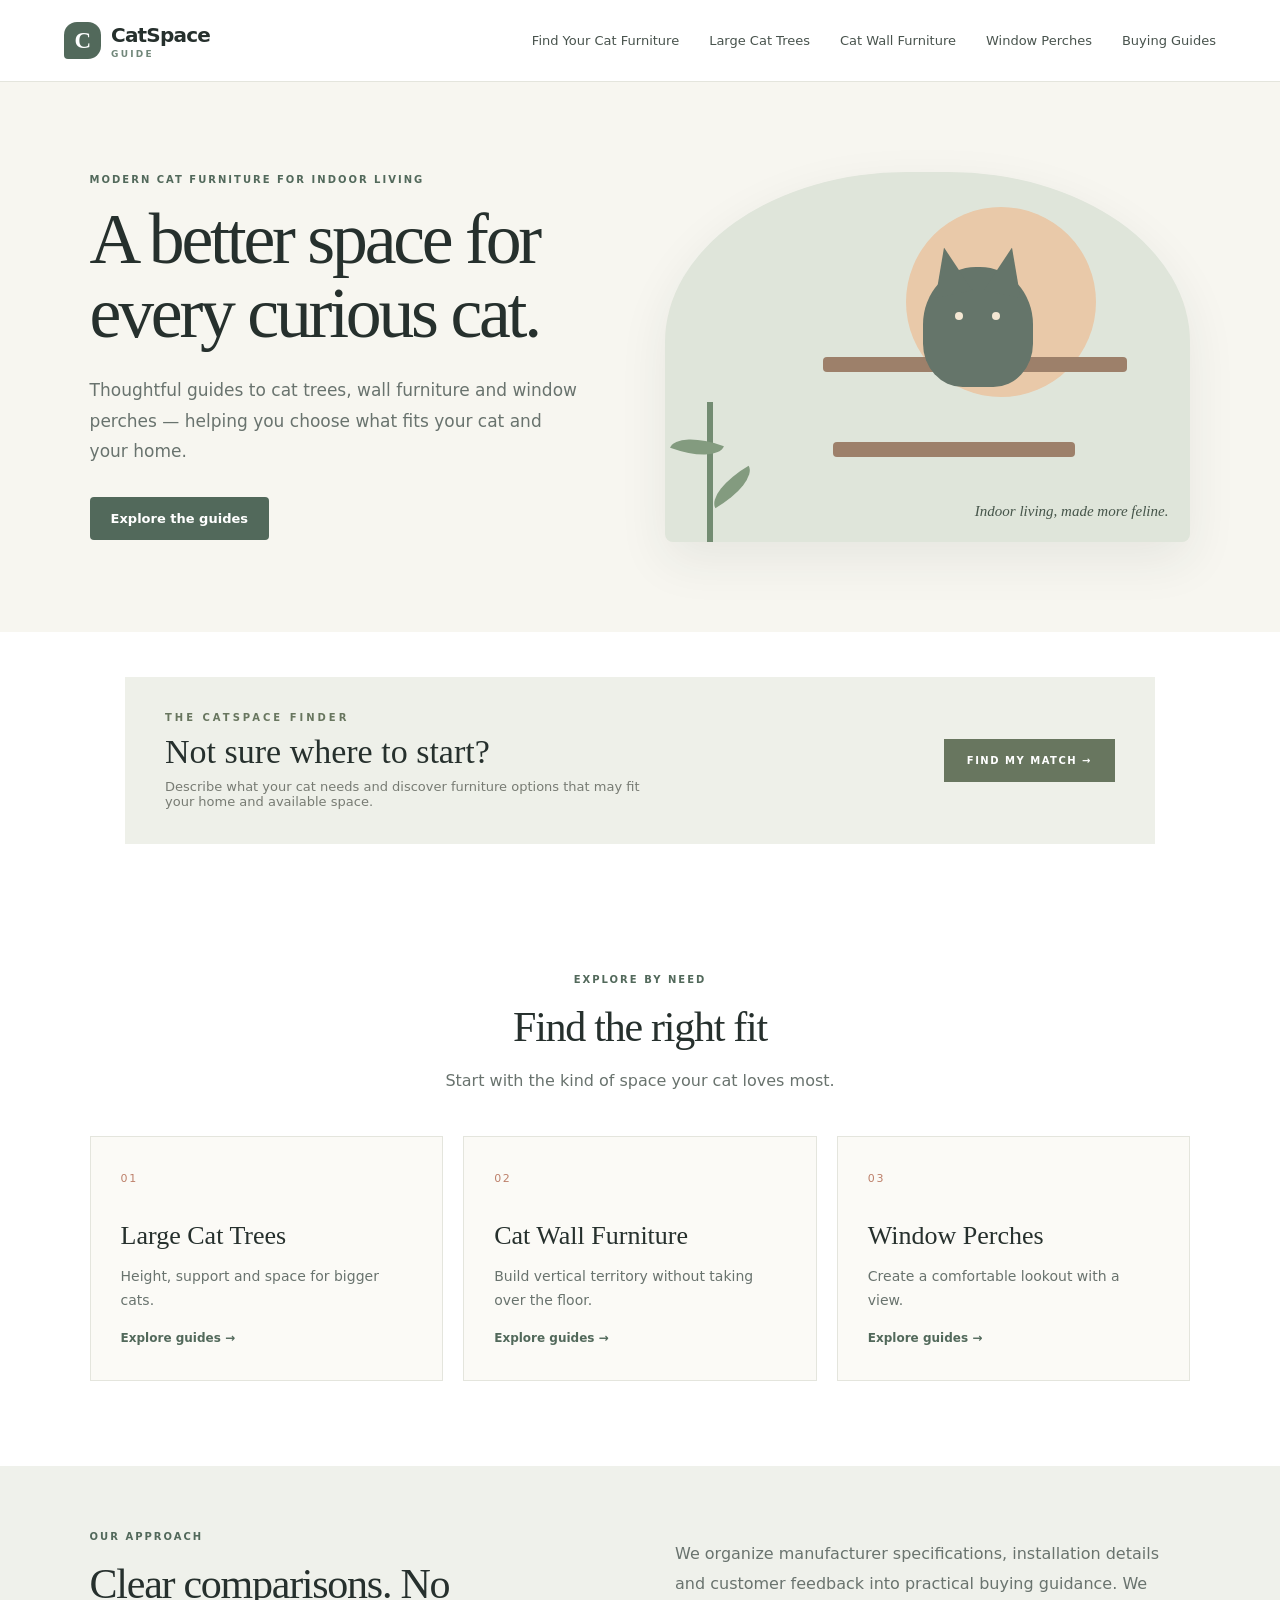
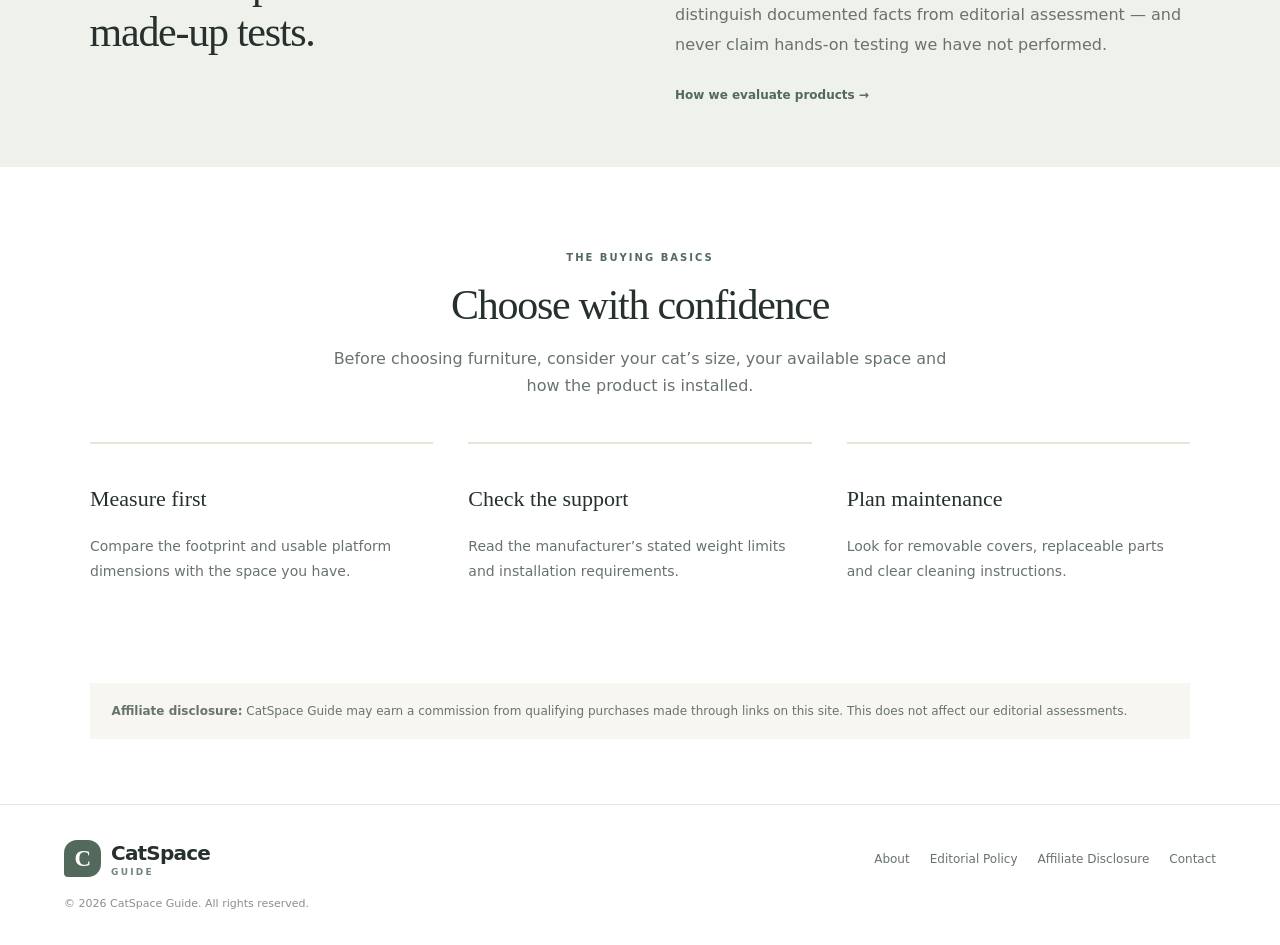
<file: index.html>
<!doctype html>
<html lang="en">
<head>
  <meta charset="utf-8">
  <meta name="viewport" content="width=device-width, initial-scale=1">
  <meta name="description" content="Find indoor cat furniture for large cats, small spaces, walls and windows. Compare features and make informed choices with CatSpace Guide.">
  <title>CatSpace Guide | Modern Cat Furniture for Indoor Living</title>
  <link rel="canonical" href="https://catspace-6mk.pages.dev/">
  <link rel="stylesheet" href="/assets/site.css">
  <style>
    .finder-invitation {
      max-width: 1080px;
      margin: 0 auto;
      padding: 45px 25px;
    }

    .finder-invitation-inner {
      background: #eef0e9;
      padding: 35px 40px;
      display: flex;
      justify-content: space-between;
      align-items: center;
      gap: 25px;
    }

    .finder-invitation .eyebrow {
      color: #68765f;
      font-size: 10px;
      letter-spacing: 3px;
      font-weight: 700;
      margin: 0 0 10px;
    }

    .finder-invitation h2 {
      font-family: Georgia, "Times New Roman", serif;
      font-size: clamp(25px, 4vw, 34px);
      font-weight: 400;
      margin: 0 0 8px;
    }

    .finder-invitation p:not(.eyebrow) {
      color: #777b73;
      font-size: 13px;
      margin: 0;
      max-width: 500px;
    }

    .finder-invitation-link {
      display: inline-block;
      flex-shrink: 0;
      padding: 16px 23px;
      background: #68765f;
      color: white;
      font-size: 10px;
      font-weight: 700;
      letter-spacing: 1.5px;
      text-decoration: none;
      transition: background .2s;
    }

    .finder-invitation-link:hover {
      background: #4d5b45;
    }

    @media (max-width: 650px) {
      .finder-invitation {
        padding: 25px 17px;
      }

      .finder-invitation-inner {
        padding: 27px 22px;
        align-items: flex-start;
        flex-direction: column;
      }
    }
  </style>
</head>

<body>
  <header class="site-header">
    <a class="brand" href="/" aria-label="CatSpace Guide home">
      <span class="brand-mark">C</span>
      <span>CatSpace <small>GUIDE</small></span>
    </a>

    <button class="menu-toggle" aria-expanded="false" aria-controls="main-nav">
      Menu
    </button>

    <nav id="main-nav" class="main-nav">
      <a href="/find/">Find Your Cat Furniture</a>
      <a href="/large-cat-trees/">Large Cat Trees</a>
      <a href="/cat-wall-furniture/">Cat Wall Furniture</a>
      <a href="/window-perches/">Window Perches</a>
      <a href="/buying-guides/">Buying Guides</a>
    </nav>
  </header>

  <main>
    <section class="hero">
      <div class="hero-copy">
        <p class="eyebrow">MODERN CAT FURNITURE FOR INDOOR LIVING</p>
        <h1>A better space for every curious cat.</h1>
        <p class="lead">
          Thoughtful guides to cat trees, wall furniture and window perches —
          helping you choose what fits your cat and your home.
        </p>
        <a class="button" href="#categories">Explore the guides</a>
      </div>

      <div class="hero-art" aria-label="Illustration of a cat resting on indoor furniture">
        <div class="sun"></div>
        <div class="plant plant-one"></div>
        <div class="shelf shelf-one"></div>
        <div class="shelf shelf-two"></div>
        <div class="cat-shape"><i></i></div>
        <div class="art-caption">Indoor living, made more feline.</div>
      </div>
    </section>

    <section class="finder-invitation">
      <div class="finder-invitation-inner">
        <div>
          <p class="eyebrow">THE CATSPACE FINDER</p>
          <h2>Not sure where to start?</h2>
          <p>
            Describe what your cat needs and discover furniture options
            that may fit your home and available space.
          </p>
        </div>
        <a class="finder-invitation-link" href="/find/">
          FIND MY MATCH →
        </a>
      </div>
    </section>

    <section id="categories" class="section">
      <div class="section-heading">
        <p class="eyebrow">EXPLORE BY NEED</p>
        <h2>Find the right fit</h2>
        <p>Start with the kind of space your cat loves most.</p>
      </div>

      <div class="category-grid">
        <a class="category-card" href="/large-cat-trees/">
          <span class="category-number">01</span>
          <h3>Large Cat Trees</h3>
          <p>Height, support and space for bigger cats.</p>
          <span class="text-link">Explore guides →</span>
        </a>

        <a class="category-card" href="/cat-wall-furniture/">
          <span class="category-number">02</span>
          <h3>Cat Wall Furniture</h3>
          <p>Build vertical territory without taking over the floor.</p>
          <span class="text-link">Explore guides →</span>
        </a>

        <a class="category-card" href="/window-perches/">
          <span class="category-number">03</span>
          <h3>Window Perches</h3>
          <p>Create a comfortable lookout with a view.</p>
          <span class="text-link">Explore guides →</span>
        </a>
      </div>
    </section>

    <section class="editorial-band">
      <div>
        <p class="eyebrow">OUR APPROACH</p>
        <h2>Clear comparisons. No made-up tests.</h2>
      </div>
      <p>
        We organize manufacturer specifications, installation details
        and customer feedback into practical buying guidance. We distinguish
        documented facts from editorial assessment — and never claim
        hands-on testing we have not performed.
      </p>
      <a class="text-link" href="/how-we-evaluate/">
        How we evaluate products →
      </a>
    </section>

    <section class="section latest">
      <div class="section-heading">
        <p class="eyebrow">THE BUYING BASICS</p>
        <h2>Choose with confidence</h2>
        <p>
          Before choosing furniture, consider your cat’s size,
          your available space and how the product is installed.
        </p>
      </div>

      <div class="info-grid">
        <article>
          <h3>Measure first</h3>
          <p>
            Compare the footprint and usable platform dimensions
            with the space you have.
          </p>
        </article>

        <article>
          <h3>Check the support</h3>
          <p>
            Read the manufacturer’s stated weight limits
            and installation requirements.
          </p>
        </article>

        <article>
          <h3>Plan maintenance</h3>
          <p>
            Look for removable covers, replaceable parts
            and clear cleaning instructions.
          </p>
        </article>
      </div>
    </section>

    <section class="disclosure">
      <strong>Affiliate disclosure:</strong>
      CatSpace Guide may earn a commission from qualifying purchases
      made through links on this site. This does not affect our editorial assessments.
    </section>
  </main>

  <footer class="site-footer">
    <a class="brand" href="/">
      <span class="brand-mark">C</span>
      <span>CatSpace <small>GUIDE</small></span>
    </a>

    <div>
      <a href="/about/">About</a>
      <a href="/editorial-policy/">Editorial Policy</a>
      <a href="/affiliate-disclosure/">Affiliate Disclosure</a>
      <a href="/contact/">Contact</a>
    </div>

    <p>© <span id="year"></span> CatSpace Guide. All rights reserved.</p>
  </footer>

  <script src="/assets/site.js"></script>
</body>
</html>
</file>
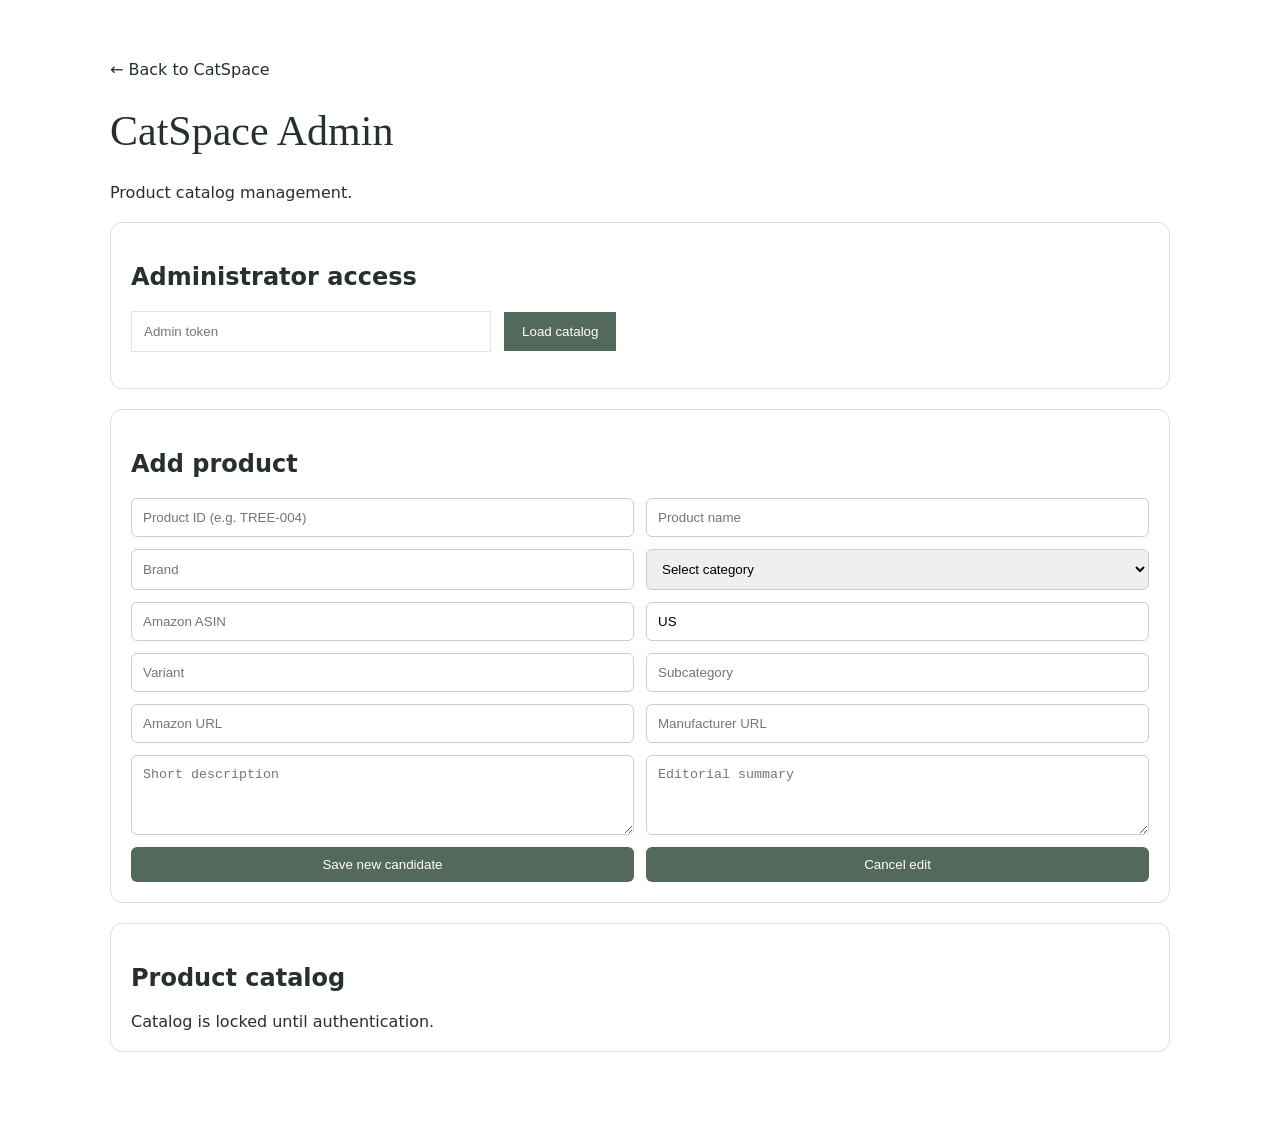
<file: admin/index.html>
<!doctype html>
<html lang="en">
<head>
  <meta charset="utf-8">
  <meta name="viewport" content="width=device-width, initial-scale=1">
  <title>CatSpace Admin</title>
  <link rel="stylesheet" href="/assets/site.css">
  <style>
    .admin-shell{max-width:1100px;margin:40px auto;padding:20px}
    .admin-box{background:#fff;padding:20px;margin:20px 0;border:1px solid #ddd;border-radius:12px}
    .admin-form{display:grid;grid-template-columns:repeat(2,minmax(0,1fr));gap:12px}
    .admin-form input,.admin-form select,.admin-form textarea{width:100%;padding:11px;border:1px solid #ccc;border-radius:6px}
    .admin-form textarea{min-height:80px}
    .admin-form button,.action-button{padding:10px 14px;border:0;border-radius:6px;cursor:pointer}
    .admin-table-wrap{overflow-x:auto}
    .admin-table{width:100%;border-collapse:collapse}
    .admin-table th,.admin-table td{padding:10px;border-bottom:1px solid #ddd;text-align:left}
    .actions{display:flex;flex-wrap:wrap;gap:6px}
    .actions button{padding:7px;font-size:12px}
    .status{font-weight:600}
    @media(max-width:650px){.admin-form{grid-template-columns:1fr}}
  </style>
</head>
<body>
<main class="admin-shell">
  <a href="/">← Back to CatSpace</a>
  <h1>CatSpace Admin</h1>
  <p>Product catalog management.</p>

  <section class="admin-box">
    <h2>Administrator access</h2>
    <input id="token" type="password" autocomplete="current-password"
      placeholder="Admin token">
    <button id="load">Load catalog</button>
    <p id="message" role="status"></p>
  </section>

  <section class="admin-box">
    <h2 id="formTitle">Add product</h2>
    <form id="productForm" class="admin-form">
      <input name="product_id" placeholder="Product ID (e.g. TREE-004)" required>
      <input name="name" placeholder="Product name" required>
      <input name="brand" placeholder="Brand">
      <select name="category_id" required>
        <option value="">Select category</option>
        <option value="CAT-TREE">Large Cat Trees</option>
        <option value="CAT-WALL">Cat Wall Furniture</option>
        <option value="CAT-WINDOW">Window Perches</option>
      </select>
      <input name="asin" placeholder="Amazon ASIN">
      <input name="marketplace" value="US" placeholder="Marketplace">
      <input name="variant" placeholder="Variant">
      <input name="subcategory" placeholder="Subcategory">
      <input name="amazon_url" placeholder="Amazon URL">
      <input name="manufacturer_url" placeholder="Manufacturer URL">
      <textarea name="short_description" placeholder="Short description"></textarea>
      <textarea name="editorial_summary" placeholder="Editorial summary"></textarea>
      <button type="submit" id="saveButton">Save new candidate</button>
      <button type="button" id="cancelEdit">Cancel edit</button>
    </form>
  </section>

  <section class="admin-box">
    <h2>Product catalog</h2>
    <div class="admin-table-wrap" id="results">
      Catalog is locked until authentication.
    </div>
  </section>
</main>

<script>
const tokenInput = document.getElementById("token");
const message = document.getElementById("message");
const results = document.getElementById("results");
const form = document.getElementById("productForm");
const formTitle = document.getElementById("formTitle");
const saveButton = document.getElementById("saveButton");
let products = [];
let editingId = null;

function headers() {
  return {
    "Authorization": "Bearer " + tokenInput.value,
    "Content-Type": "application/json"
  };
}

function setMessage(text) {
  message.textContent = text;
}

function resetForm() {
  form.reset();
  form.elements.marketplace.value = "US";
  form.elements.product_id.disabled = false;
  editingId = null;
  formTitle.textContent = "Add product";
  saveButton.textContent = "Save new candidate";
}

function editProduct(id) {
  const product = products.find(p => p.product_id === id);
  if (!product) return;

  editingId = id;
  formTitle.textContent = "Edit product: " + id;
  saveButton.textContent = "Save changes";

  for (const field of form.elements) {
    if (field.name && product[field.name] !== undefined) {
      field.value = product[field.name] ?? "";
    }
  }

  form.elements.product_id.disabled = true;
  window.scrollTo({ top: 0, behavior: "smooth" });
}

async function updateProduct(id, changes) {
  const response = await fetch("/api/admin/products", {
    method: "PUT",
    headers: headers(),
    body: JSON.stringify({ product_id: id, ...changes })
  });

  const data = await response.json();
  if (!response.ok) throw new Error(data.error || "Update failed");

  await loadCatalog();
}

async function loadCatalog() {
  setMessage("Loading catalog...");

  try {
    const response = await fetch("/api/admin/products", {
      headers: headers()
    });

    const data = await response.json();
    if (!response.ok) throw new Error(data.error || "Access denied");

    products = data.products || [];
    renderProducts();
    setMessage("Catalog loaded: " + products.length + " products.");
  } catch (error) {
    setMessage(error.message);
  }
}

function renderProducts() {
  if (!products.length) {
    results.textContent = "No products registered.";
    return;
  }

  const table = document.createElement("table");
  table.className = "admin-table";

  const head = document.createElement("thead");
  head.innerHTML = `
    <tr>
      <th>ID</th><th>Product</th><th>Category</th>
      <th>Status</th><th>Verification</th><th>Actions</th>
    </tr>`;
  table.appendChild(head);

  const tbody = document.createElement("tbody");

  for (const p of products) {
    const tr = document.createElement("tr");

    for (const value of [
      p.product_id, p.name, p.category_name,
      p.status, p.verification_status
    ]) {
      const td = document.createElement("td");
      td.textContent = value || "—";
      tr.appendChild(td);
    }

    const actions = document.createElement("td");
    actions.className = "actions";

    const edit = document.createElement("button");
    edit.textContent = "Edit";
    edit.onclick = () => editProduct(p.product_id);
    actions.appendChild(edit);

    const verify = document.createElement("button");
    verify.textContent = "Verify";
    verify.disabled = p.verification_status === "verified";
    verify.onclick = async () => {
      try {
        await updateProduct(p.product_id, {
          verification_status: "verified"
        });
        setMessage("Product verified.");
      } catch (e) { setMessage(e.message); }
    };
    actions.appendChild(verify);

    const publish = document.createElement("button");
    publish.textContent = "Publish";
    publish.disabled = p.verification_status !== "verified" ||
      p.status === "active";
    publish.onclick = async () => {
      try {
        await updateProduct(p.product_id, { status: "active" });
        setMessage("Product published.");
      } catch (e) { setMessage(e.message); }
    };
    actions.appendChild(publish);

    const review = document.createElement("button");
    review.textContent = "Return to review";
    review.disabled = p.status === "review";
    review.onclick = async () => {
      try {
        await updateProduct(p.product_id, { status: "review" });
        setMessage("Product returned to review.");
      } catch (e) { setMessage(e.message); }
    };
    actions.appendChild(review);

    tr.appendChild(actions);
    tbody.appendChild(tr);
  }

  table.appendChild(tbody);
  results.replaceChildren(table);
}

document.getElementById("load").addEventListener("click", loadCatalog);
document.getElementById("cancelEdit").addEventListener("click", resetForm);

form.addEventListener("submit", async event => {
  event.preventDefault();

  const body = Object.fromEntries(new FormData(form).entries());

  try {
    const response = await fetch("/api/admin/products", {
      method: editingId ? "PUT" : "POST",
      headers: headers(),
      body: JSON.stringify(
        editingId ? { ...body, product_id: editingId } : body
      )
    });

    const data = await response.json();
    if (!response.ok) throw new Error(data.error || "Save failed");

    resetForm();
    await loadCatalog();
    setMessage(editingId ? "Product updated." : "Candidate added.");
  } catch (error) {
    setMessage(error.message);
  }
});

resetForm();
</script>
</body>
</html>
</file>
<file: assets/site.css>
:root{--ink:#26302d;--muted:#69736e;--sage:#71877a;--sage-dark:#52695b;--cream:#f7f6f0;--sand:#e9e5d9;--terracotta:#bd806b;--white:#fff;--line:#e4e5dd;--shadow:0 18px 50px rgba(38,48,45,.08);font-family:Inter,ui-sans-serif,system-ui,-apple-system,BlinkMacSystemFont,"Segoe UI",sans-serif;color:var(--ink);background:#fff}*{box-sizing:border-box}body{margin:0}a{color:inherit;text-decoration:none}.site-header{height:82px;padding:0 max(5vw,24px);display:flex;align-items:center;justify-content:space-between;border-bottom:1px solid var(--line);background:#fff}.brand{display:flex;align-items:center;gap:10px;font-weight:750;letter-spacing:-.04em;font-size:20px}.brand small{display:block;font-size:9px;letter-spacing:.25em;color:var(--sage);margin-top:2px}.brand-mark{display:grid;place-items:center;width:37px;height:37px;background:var(--sage-dark);color:#fff;border-radius:13px 13px 13px 4px;font-family:Georgia,serif;font-size:23px}.main-nav{display:flex;gap:30px;font-size:13px;color:#48534d}.main-nav a:hover,.site-footer a:hover{color:var(--terracotta)}.menu-toggle{display:none}.hero{display:grid;grid-template-columns:1fr 1fr;min-height:550px;background:var(--cream);padding:65px max(7vw,28px);gap:50px;align-items:center}.hero-copy{max-width:560px}.eyebrow{font-size:10px;letter-spacing:.2em;font-weight:800;color:var(--sage-dark);margin:0 0 18px}.hero h1{font-family:Georgia,serif;font-size:clamp(44px,5.6vw,72px);font-weight:500;line-height:1.03;letter-spacing:-.045em;margin:0 0 24px}.lead{font-size:17px;line-height:1.8;color:var(--muted);max-width:490px;margin:0 0 30px}.button{display:inline-flex;background:var(--sage-dark);color:#fff;padding:14px 21px;border-radius:4px;font-size:13px;font-weight:700}.button:hover{background:var(--ink)}.hero-art{height:370px;position:relative;overflow:hidden;border-radius:46% 46% 8px 8px;background:#dfe5da;box-shadow:var(--shadow)}.sun{position:absolute;width:190px;height:190px;border-radius:50%;background:#e9c9a9;right:18%;top:35px}.shelf{position:absolute;height:15px;background:#9d806a;border-radius:4px;right:12%;width:58%;z-index:2}.shelf-one{top:185px}.shelf-two{top:270px;right:22%;width:46%}.cat-shape{position:absolute;width:110px;height:120px;background:#65756a;border-radius:48% 48% 36% 36%;top:95px;right:30%;z-index:3}.cat-shape:before,.cat-shape:after{content:"";position:absolute;top:-20px;width:38px;height:48px;background:#65756a;clip-path:polygon(50% 0,100% 100%,0 100%)}.cat-shape:before{left:7px;transform:rotate(-12deg)}.cat-shape:after{right:7px;transform:rotate(12deg)}.cat-shape i{position:absolute;width:8px;height:8px;border-radius:50%;background:#f4e7d3;left:32px;top:45px;box-shadow:37px 0 #f4e7d3}.plant{position:absolute;bottom:0;left:8%;width:6px;height:140px;background:#738c72}.plant:before,.plant:after{content:"";position:absolute;width:50px;height:20px;background:#839b7f;border-radius:100% 0 100% 0}.plant:before{left:-35px;top:35px;transform:rotate(20deg)}.plant:after{left:0;top:75px;transform:rotate(-30deg)}.art-caption{position:absolute;bottom:22px;right:22px;color:#46554a;font-family:Georgia,serif;font-style:italic;font-size:15px}.section{padding:85px max(7vw,28px)}.section-heading{text-align:center;margin:0 auto 42px;max-width:650px}.section-heading h2,.editorial-band h2{font-family:Georgia,serif;font-size:42px;font-weight:500;letter-spacing:-.03em;margin:0 0 12px}.section-heading>p:last-child{color:var(--muted);line-height:1.7}.category-grid{display:grid;grid-template-columns:repeat(3,1fr);gap:20px;max-width:1150px;margin:auto}.category-card{min-height:245px;padding:30px;background:#fbfaf6;border:1px solid var(--line);transition:.2s}.category-card:hover{transform:translateY(-4px);box-shadow:var(--shadow)}.category-number{font-size:11px;color:var(--terracotta);letter-spacing:.15em}.category-card h3{font-family:Georgia,serif;font-size:26px;font-weight:500;margin:35px 0 10px}.category-card p{font-size:14px;line-height:1.7;color:var(--muted);min-height:48px}.text-link{font-size:12px;font-weight:800;color:var(--sage-dark)}.editorial-band{background:#eff1eb;padding:65px max(7vw,28px);display:grid;grid-template-columns:1fr 1fr;gap:20px 70px;align-items:center}.editorial-band h2{max-width:450px}.editorial-band>p{color:var(--muted);line-height:1.9;margin:0}.editorial-band .text-link{grid-column:2}.info-grid{display:grid;grid-template-columns:repeat(3,1fr);gap:35px;max-width:1100px;margin:auto}.info-grid article{border-top:2px solid var(--sand);padding-top:20px}.info-grid h3{font-family:Georgia,serif;font-size:22px;font-weight:500}.info-grid p{color:var(--muted);font-size:14px;line-height:1.8}.disclosure{margin:0 max(7vw,28px) 65px;padding:18px 22px;background:var(--cream);font-size:12px;line-height:1.7;color:var(--muted)}.site-footer{border-top:1px solid var(--line);padding:35px max(5vw,24px);display:flex;align-items:center;justify-content:space-between;gap:20px;flex-wrap:wrap}.site-footer>div{display:flex;gap:20px;flex-wrap:wrap;font-size:12px;color:var(--muted)}.site-footer>p{width:100%;font-size:11px;color:#89918b;margin:0}.page-hero{background:var(--cream);padding:75px max(7vw,28px)}.page-hero h1{font:500 clamp(42px,5vw,64px)/1.05 Georgia,serif;letter-spacing:-.04em;max-width:800px;margin:0 0 20px}.page-hero p:not(.eyebrow){color:var(--muted);max-width:680px;line-height:1.8}.content-wrap{max-width:1050px;margin:auto;padding:60px 28px}.note{background:var(--cream);padding:18px 20px;border-left:3px solid var(--sage);color:var(--muted);font-size:13px;line-height:1.7}.product-list{display:grid;grid-template-columns:repeat(2,1fr);gap:16px;margin-top:28px}.product-placeholder{border:1px solid var(--line);padding:22px;background:#fff}.product-placeholder h3{font:500 22px Georgia,serif;margin:0 0 8px}.product-placeholder p{font-size:13px;color:var(--muted);line-height:1.6}.status{display:inline-block;font-size:10px;letter-spacing:.08em;text-transform:uppercase;color:#795f3d;background:#f4ead8;padding:5px 8px;border-radius:20px}.admin-shell{max-width:1000px;margin:50px auto;padding:0 24px}.admin-shell h1{font:500 42px Georgia,serif}.admin-box{border:1px solid var(--line);padding:24px;border-radius:8px;margin:20px 0}.admin-box input{padding:12px;border:1px solid var(--line);width:min(100%,360px);margin-right:8px}.admin-box button{padding:12px 18px;border:0;background:var(--sage-dark);color:#fff;cursor:pointer}.admin-table{width:100%;border-collapse:collapse;font-size:13px}.admin-table td,.admin-table th{text-align:left;padding:12px;border-bottom:1px solid var(--line)}@media(max-width:760px){.site-header{height:70px}.menu-toggle{display:block;background:none;border:1px solid var(--line);padding:8px 12px}.main-nav{display:none;position:absolute;z-index:5;top:70px;left:0;right:0;background:#fff;padding:20px 28px;flex-direction:column;gap:18px;border-bottom:1px solid var(--line)}.main-nav.open{display:flex}.hero{grid-template-columns:1fr;padding-top:55px;gap:35px}.hero-art{height:280px}.category-grid,.info-grid{grid-template-columns:1fr}.editorial-band{grid-template-columns:1fr}.editorial-band .text-link{grid-column:1}.section{padding-top:60px;padding-bottom:60px}.product-list{grid-template-columns:1fr}.site-footer{align-items:flex-start;flex-direction:column}.site-footer>p{margin-top:5px}}
</file>
